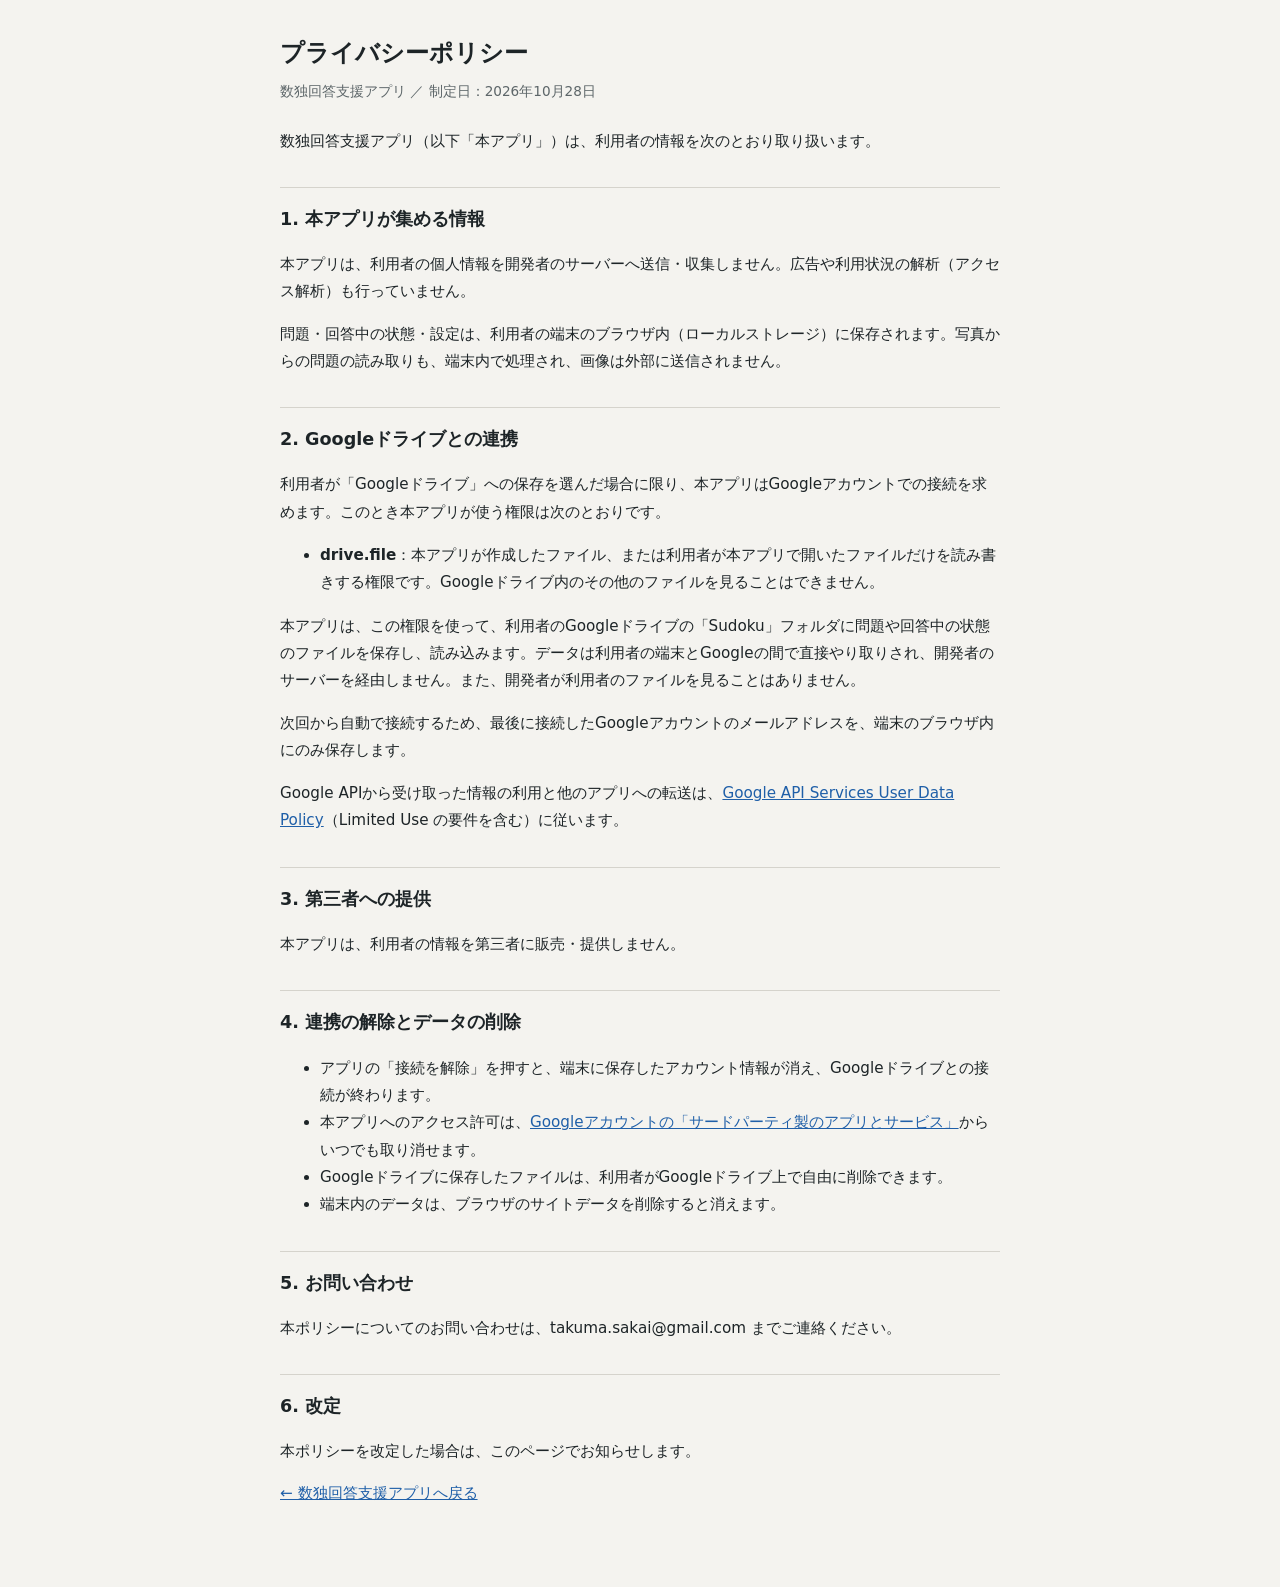
<file: privacy.html>
<!doctype html>
<html lang="ja">
<head>
<meta charset="utf-8">
<meta name="viewport" content="width=device-width, initial-scale=1">
<title>プライバシーポリシー – 数独回答支援アプリ</title>
<link rel="icon" href="icons/icon-192.png">
<style>
:root { --bg: #f4f3ef; --fg: #1d2427; --muted: #5d6669; --line: #d5d3cc; --link: #1f5fa8; }
@media (prefers-color-scheme: dark) { :root { --bg: #15191b; --fg: #e8e6e1; --muted: #a3abae; --line: #333b3e; --link: #8db8ea; } }
body { margin: 0; background: var(--bg); color: var(--fg); font-family: system-ui, -apple-system, "Hiragino Sans", "Yu Gothic UI", sans-serif; line-height: 1.8; }
main { max-width: 720px; margin: 0 auto; padding: 32px 16px 64px; }
h1 { font-size: 1.5rem; margin: 0 0 4px; }
h2 { font-size: 1.1rem; margin: 32px 0 8px; padding-top: 16px; border-top: 1px solid var(--line); }
p, li { font-size: 0.95rem; }
.meta { color: var(--muted); font-size: 0.85rem; margin: 0 0 24px; }
a { color: var(--link); }
</style>
</head>
<body>
<main>
<h1>プライバシーポリシー</h1>
<p class="meta">数独回答支援アプリ ／ 制定日：2026年10月28日</p>

<p>数独回答支援アプリ（以下「本アプリ」）は、利用者の情報を次のとおり取り扱います。</p>

<h2>1. 本アプリが集める情報</h2>
<p>本アプリは、利用者の個人情報を開発者のサーバーへ送信・収集しません。広告や利用状況の解析（アクセス解析）も行っていません。</p>
<p>問題・回答中の状態・設定は、利用者の端末のブラウザ内（ローカルストレージ）に保存されます。写真からの問題の読み取りも、端末内で処理され、画像は外部に送信されません。</p>

<h2>2. Googleドライブとの連携</h2>
<p>利用者が「Googleドライブ」への保存を選んだ場合に限り、本アプリはGoogleアカウントでの接続を求めます。このとき本アプリが使う権限は次のとおりです。</p>
<ul>
<li><strong>drive.file</strong>：本アプリが作成したファイル、または利用者が本アプリで開いたファイルだけを読み書きする権限です。Googleドライブ内のその他のファイルを見ることはできません。</li>
</ul>
<p>本アプリは、この権限を使って、利用者のGoogleドライブの「Sudoku」フォルダに問題や回答中の状態のファイルを保存し、読み込みます。データは利用者の端末とGoogleの間で直接やり取りされ、開発者のサーバーを経由しません。また、開発者が利用者のファイルを見ることはありません。</p>
<p>次回から自動で接続するため、最後に接続したGoogleアカウントのメールアドレスを、端末のブラウザ内にのみ保存します。</p>
<p>Google APIから受け取った情報の利用と他のアプリへの転送は、<a href="https://developers.google.com/terms/api-services-user-data-policy" target="_blank" rel="noopener">Google API Services User Data Policy</a>（Limited Use の要件を含む）に従います。</p>

<h2>3. 第三者への提供</h2>
<p>本アプリは、利用者の情報を第三者に販売・提供しません。</p>

<h2>4. 連携の解除とデータの削除</h2>
<ul>
<li>アプリの「接続を解除」を押すと、端末に保存したアカウント情報が消え、Googleドライブとの接続が終わります。</li>
<li>本アプリへのアクセス許可は、<a href="https://myaccount.google.com/permissions" target="_blank" rel="noopener">Googleアカウントの「サードパーティ製のアプリとサービス」</a>からいつでも取り消せます。</li>
<li>Googleドライブに保存したファイルは、利用者がGoogleドライブ上で自由に削除できます。</li>
<li>端末内のデータは、ブラウザのサイトデータを削除すると消えます。</li>
</ul>

<h2>5. お問い合わせ</h2>
<p>本ポリシーについてのお問い合わせは、takuma.sakai@gmail.com までご連絡ください。</p>

<h2>6. 改定</h2>
<p>本ポリシーを改定した場合は、このページでお知らせします。</p>

<p><a href="./">← 数独回答支援アプリへ戻る</a></p>
</main>
</body>
</html>
</file>
